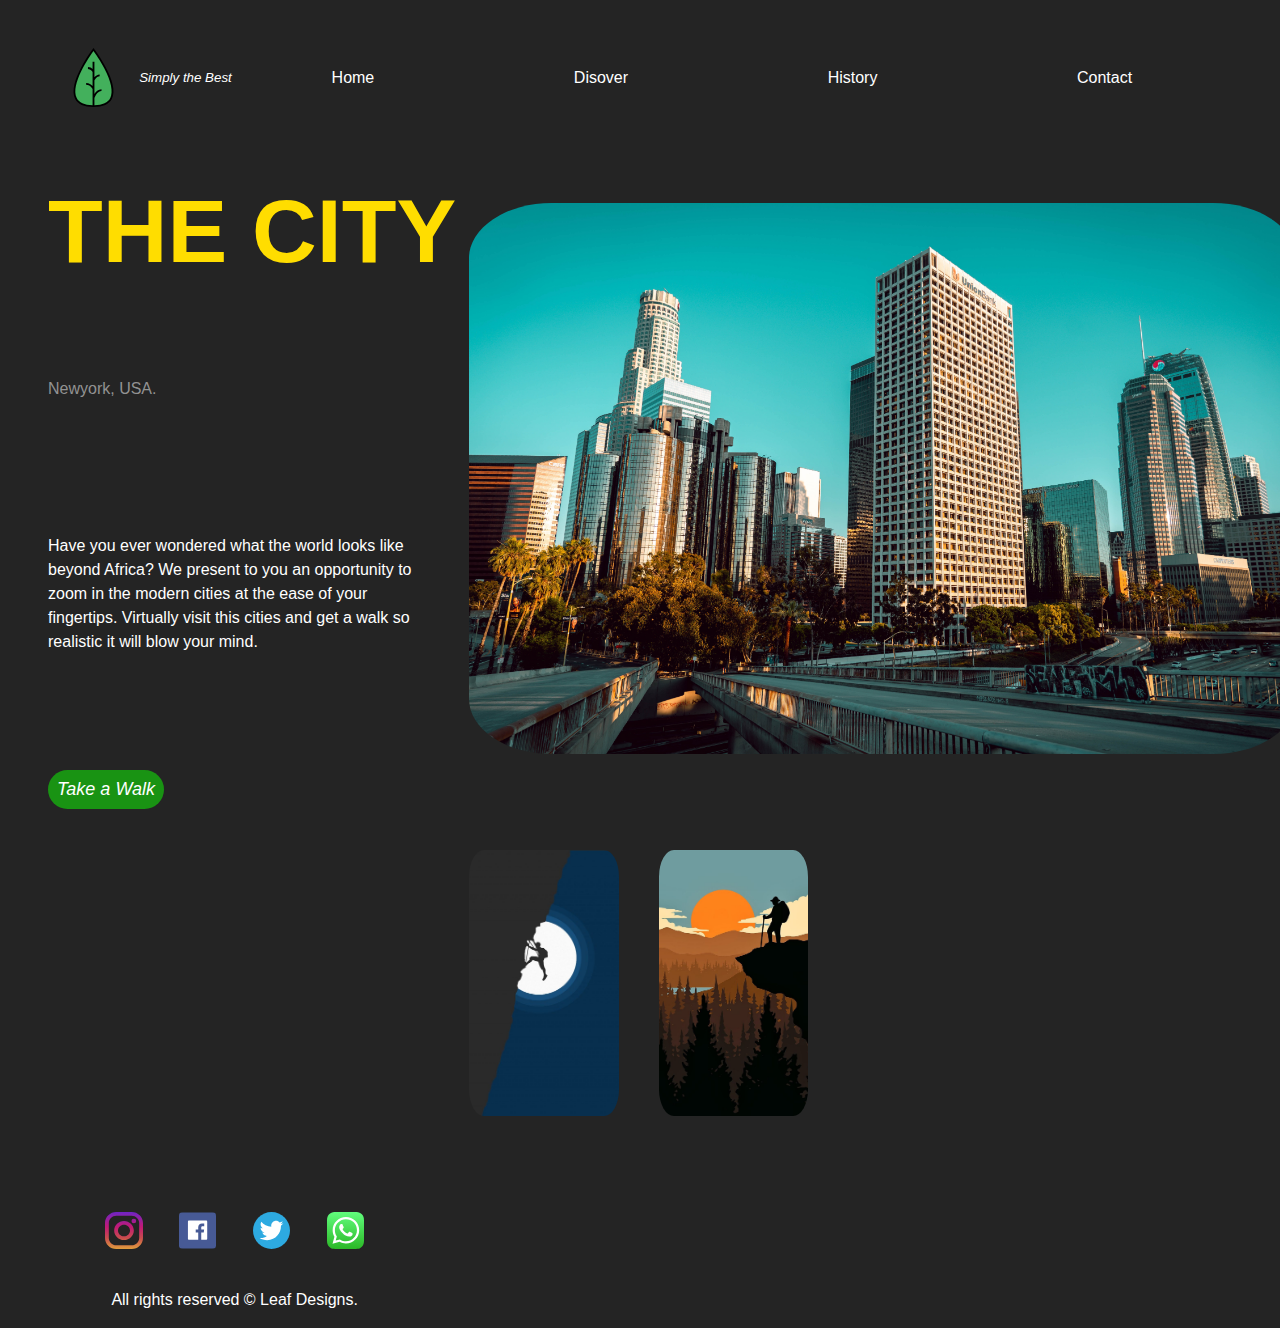
<file: City_landing_page/index.html>
<!DOCTYPE html>
<html lang="en">
<head>
    <meta charset="UTF-8">
    <meta http-equiv="X-UA-Compatible" content="IE=edge">
    <meta name="viewport" content="width=device-width, initial-scale=1.0">
    <link rel="stylesheet" href="./css/styles.css">
    <title>Landing Page</title>
</head>
<body>
    <div class="main-grid">
        <header>
            <img class="logo" src="./images/leaf.svg" alt="company logo"><p class="motto">Simply the Best</p>
            <nav class="nav">
                <a href="#" class="nav__link">Home</a>
                <a href="#" class="nav__link">Disover</a>
                <a href="#" class="nav__link">History</a>
                <a href="#" class="nav__link">Contact</a>
            </nav> 
        </header>
        
        <main>
            <h1 class="title">THE CITY</h1>
            <p class="location">Newyork, USA.</p>
            <img src="./images/building.jpg" alt="" class="primary-image">
            <div class="secondary-images">
                <img src="./images/hill.jpeg" alt="" class="secondary-image">
                <img src="./images/sunset.jpeg" alt="" class="secondary-image">

            </div>
            <p class="description">Have you ever wondered what the world looks like beyond Africa?
                We present to you an opportunity to zoom in the modern cities at the ease of your 
                fingertips. Virtually visit this cities and get a walk so realistic it will blow your 
                mind.

            </p>
            <button class="btn">Take a Walk</button>



        </main>
        <footer>
            <div class="social-links">
                <a href="#" class="social-link" aria-label="instagram"><img src="./images/instagram.svg" alt="instagram" class="social-img"></a>
                <a href="#" class="social-link" aria-label="facebook"><img src="./images/facebook.svg" alt="facebook" class="social-img"></a>
                <a href="#" class="social-link" aria-label="twitter"><img src="./images/twitter.svg" alt="twitter" class="social-img"></a>
                <a href="#" class="social-link" aria-label="whatsapp"><img src="./images/whatsapp.svg" alt="whatsapp" class="social-img"></a>
            </div>

            <p>All rights reserved &copy; Leaf Designs.  </p>
        </footer>



    </div>
    
</body>
</html>
</file>
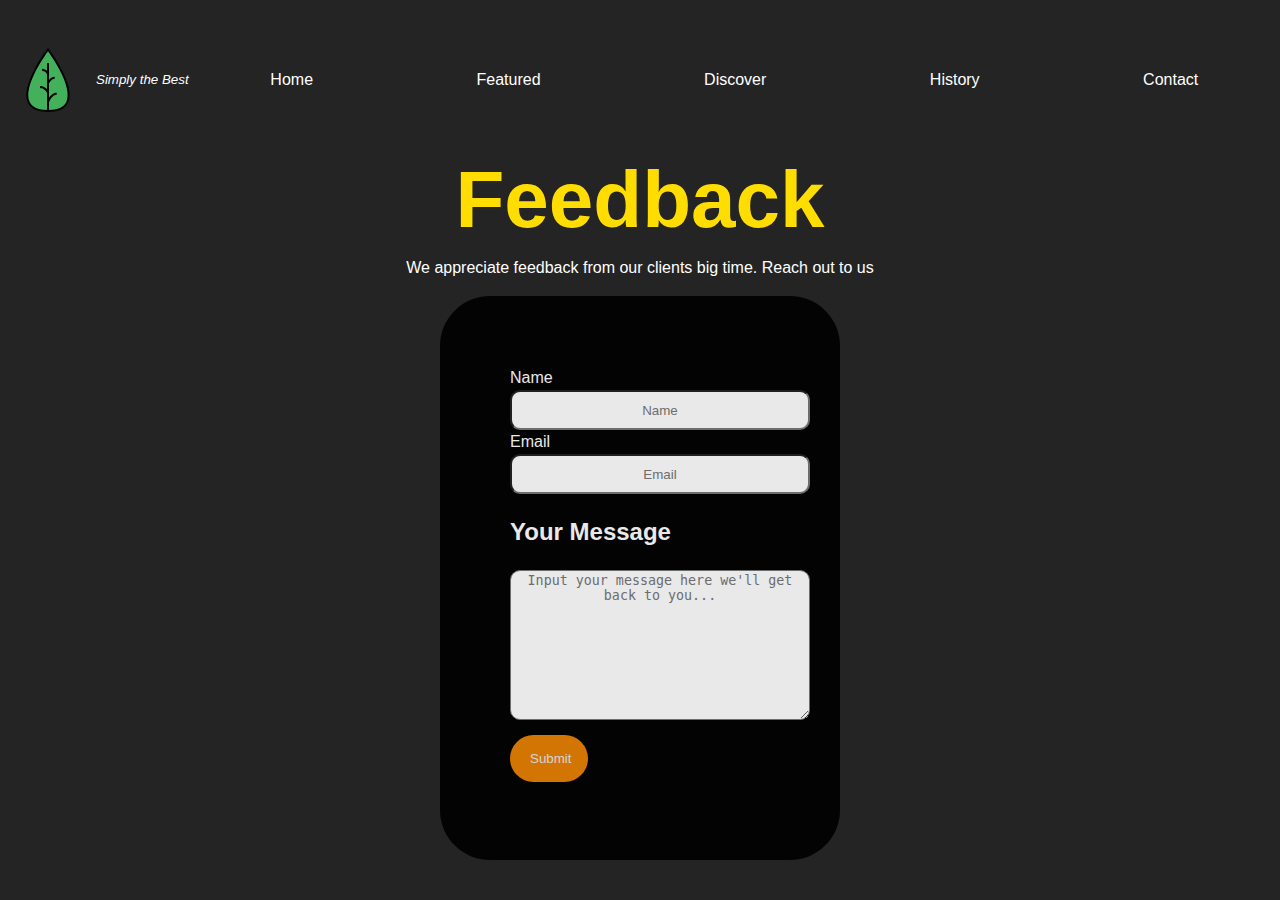
<file: City_landing_page/contact.html>
<!DOCTYPE html>
<html lang="en">
<head>
    <meta charset="UTF-8">
    <meta http-equiv="X-UA-Compatible" content="IE=edge">
    <meta name="viewport" content="width=device-width, initial-scale=1.0">
    <link rel="stylesheet"  href="./css/styles.css">
    <title>Contact</title>
</head>
<body>
   
        <header>
            <img class="logo" src="./images/leaf.svg" alt="company logo"><p class="motto">Simply the Best</p>
            <nav class="nav">
                <a href="index.html" class="nav__link">Home</a>
                <a href="featured.html" class="nav__link">Featured</a>
                <a href="discover.html" class="nav__link">Discover</a>
                <a href="history.html" class="nav__link">History</a>   
                <a href="contact.html" class="nav__link">Contact</a>
            </nav> 
        </header>

        <div>
            <h2 class="feedback">Feedback</h2>
            <p class="info">We appreciate feedback from our clients big time. Reach out to us
            
            </p>
        </div>

        <div class="inputs">
            <label for="name">Name</label>
            <input class="box" id="name" type="text" placeholder="Name" />

            <label for="email" class="box">Email</label>
            <input class="box"  id="email" type="text" placeholder="Email" />
            
            <h2> Your Message</h2> 
            <textarea class="txtarea" id="feedback" placeholder="Input your message here we'll get back to you..."></textarea>
                    <div>
                        <button id="submitButton" type="submit" class="submit">
                            Submit
                        </button>
                    </div>


        </div>
</file>
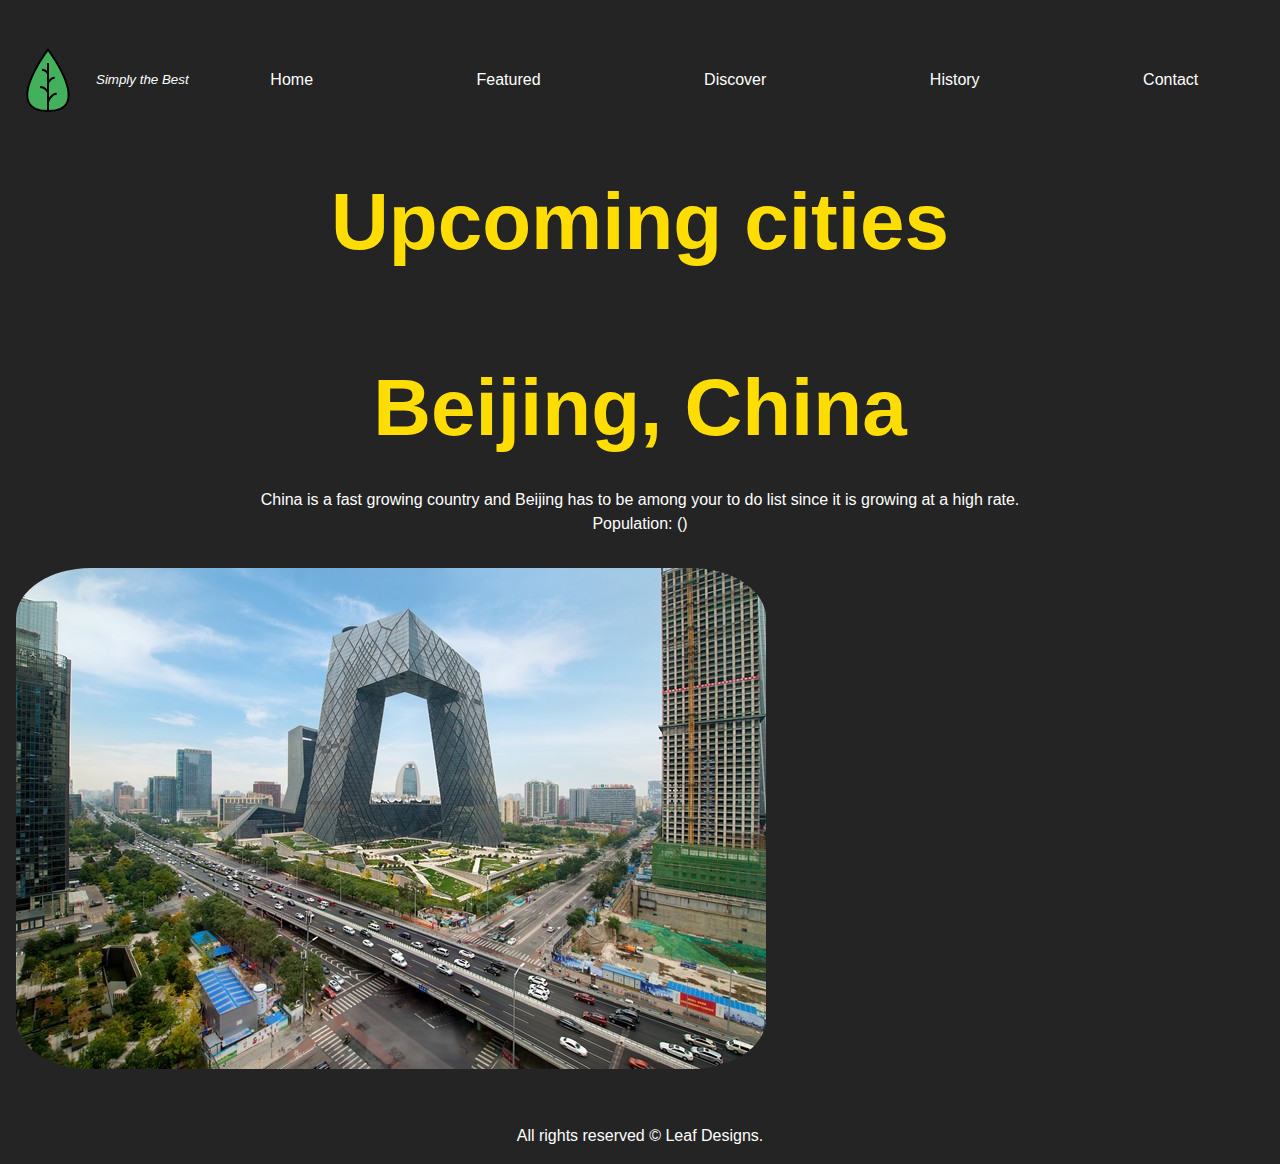
<file: City_landing_page/discover.html>
<!DOCTYPE html>
<html lang="en">
<head>
    <meta charset="UTF-8">
    <meta http-equiv="X-UA-Compatible" content="IE=edge">
    <meta name="viewport" content="width=device-width, initial-scale=1.0">
    <link rel="stylesheet"  href="./css/styles.css">
    <title>Discover</title>
</head>
<body>
   
        <header>
            <img class="logo" src="./images/leaf.svg" alt="company logo"><p class="motto">Simply the Best</p>
            <nav class="nav">
                <a href="index.html" class="nav__link">Home</a>
                <a href="featured.html" class="nav__link">Featured</a>
                <a href="discover.html" class="nav__link">Discover</a>
                <a href="history.html" class="nav__link">History</a>   
                <a href="contact.html" class="nav__link">Contact</a>
            </nav> 
        </header>

        <h1 class="discover">Upcoming cities</h1>
        <h4 class="discover">Beijing, China </h4>
        <p class="info"><br> China is a fast growing country and Beijing has to be among your to do list since it is growing at a high rate.

            <br>
            Population: () 
        </p>
        <img src="./images/Beijing, China.jpg" alt="" class="image">





        <footer>
            <p>All rights reserved &copy; Leaf Designs.  </p>
        </footer>

</body>
</html>
</file>
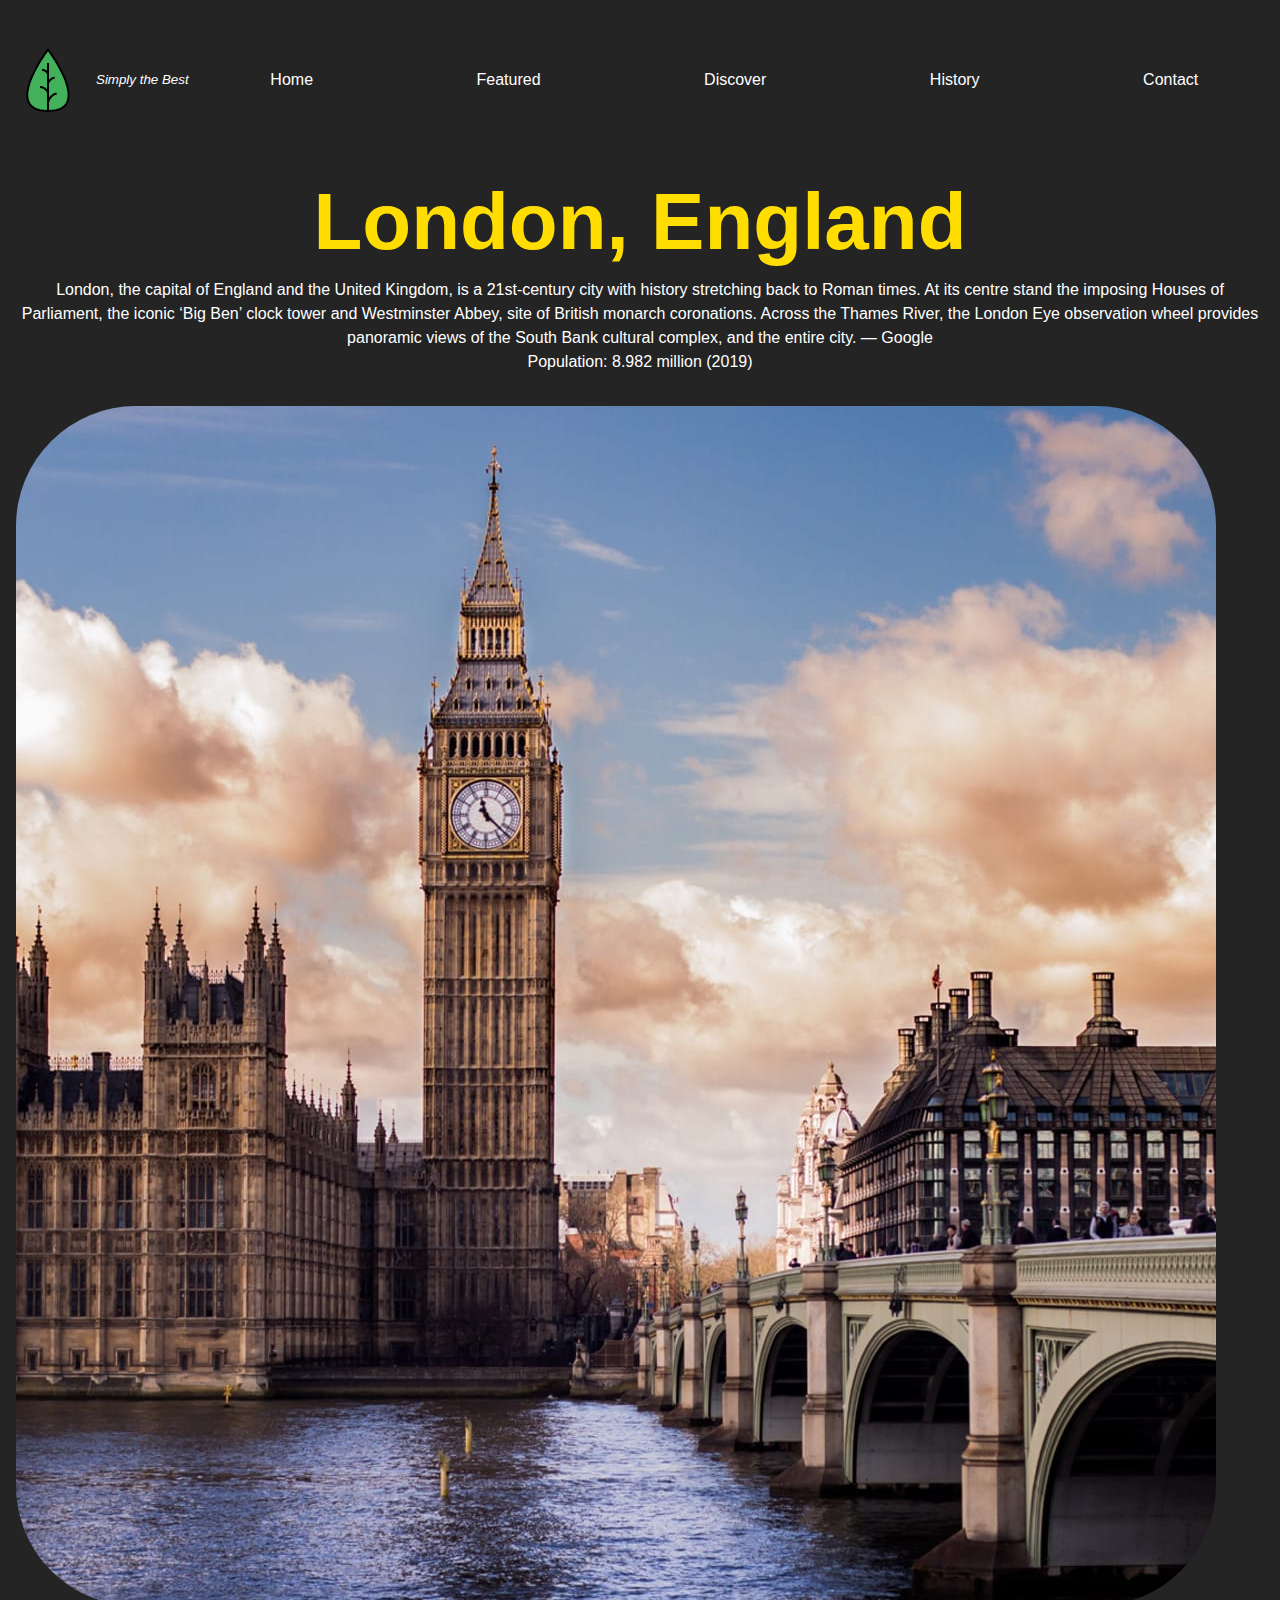
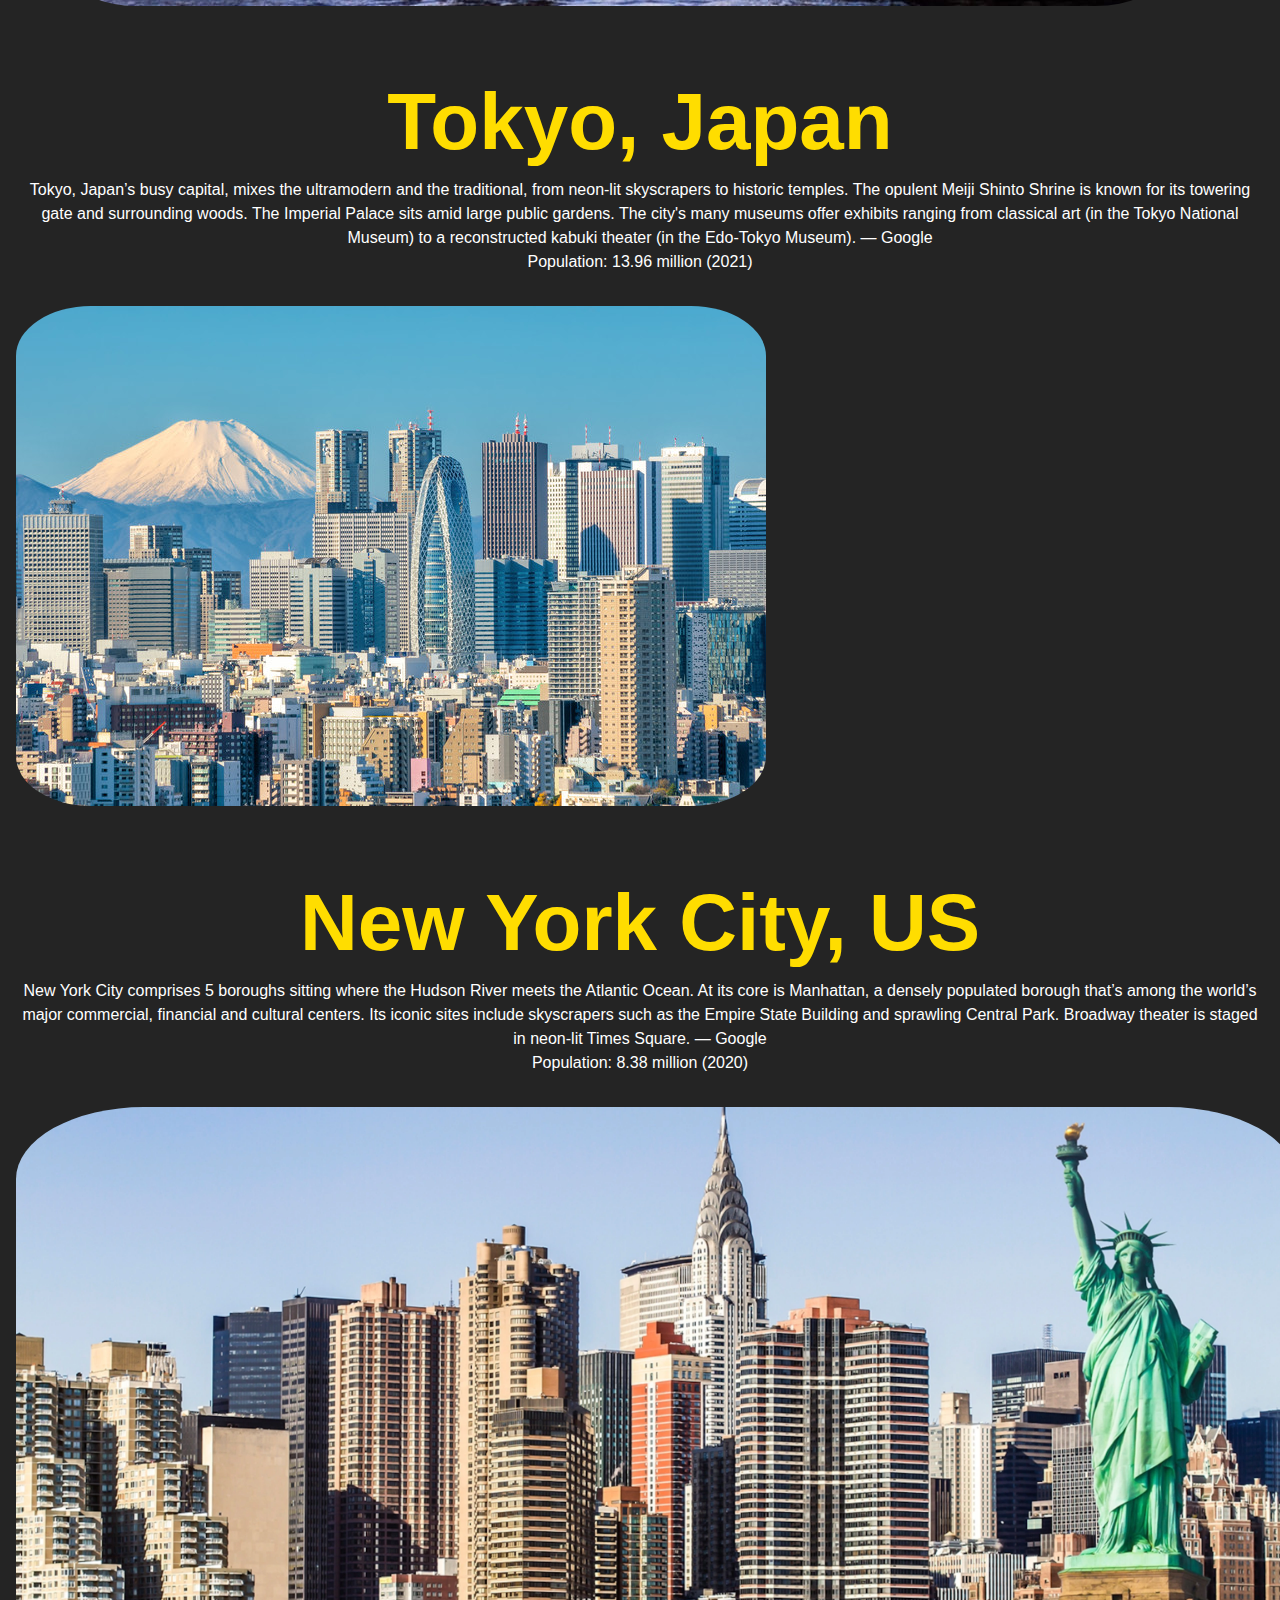
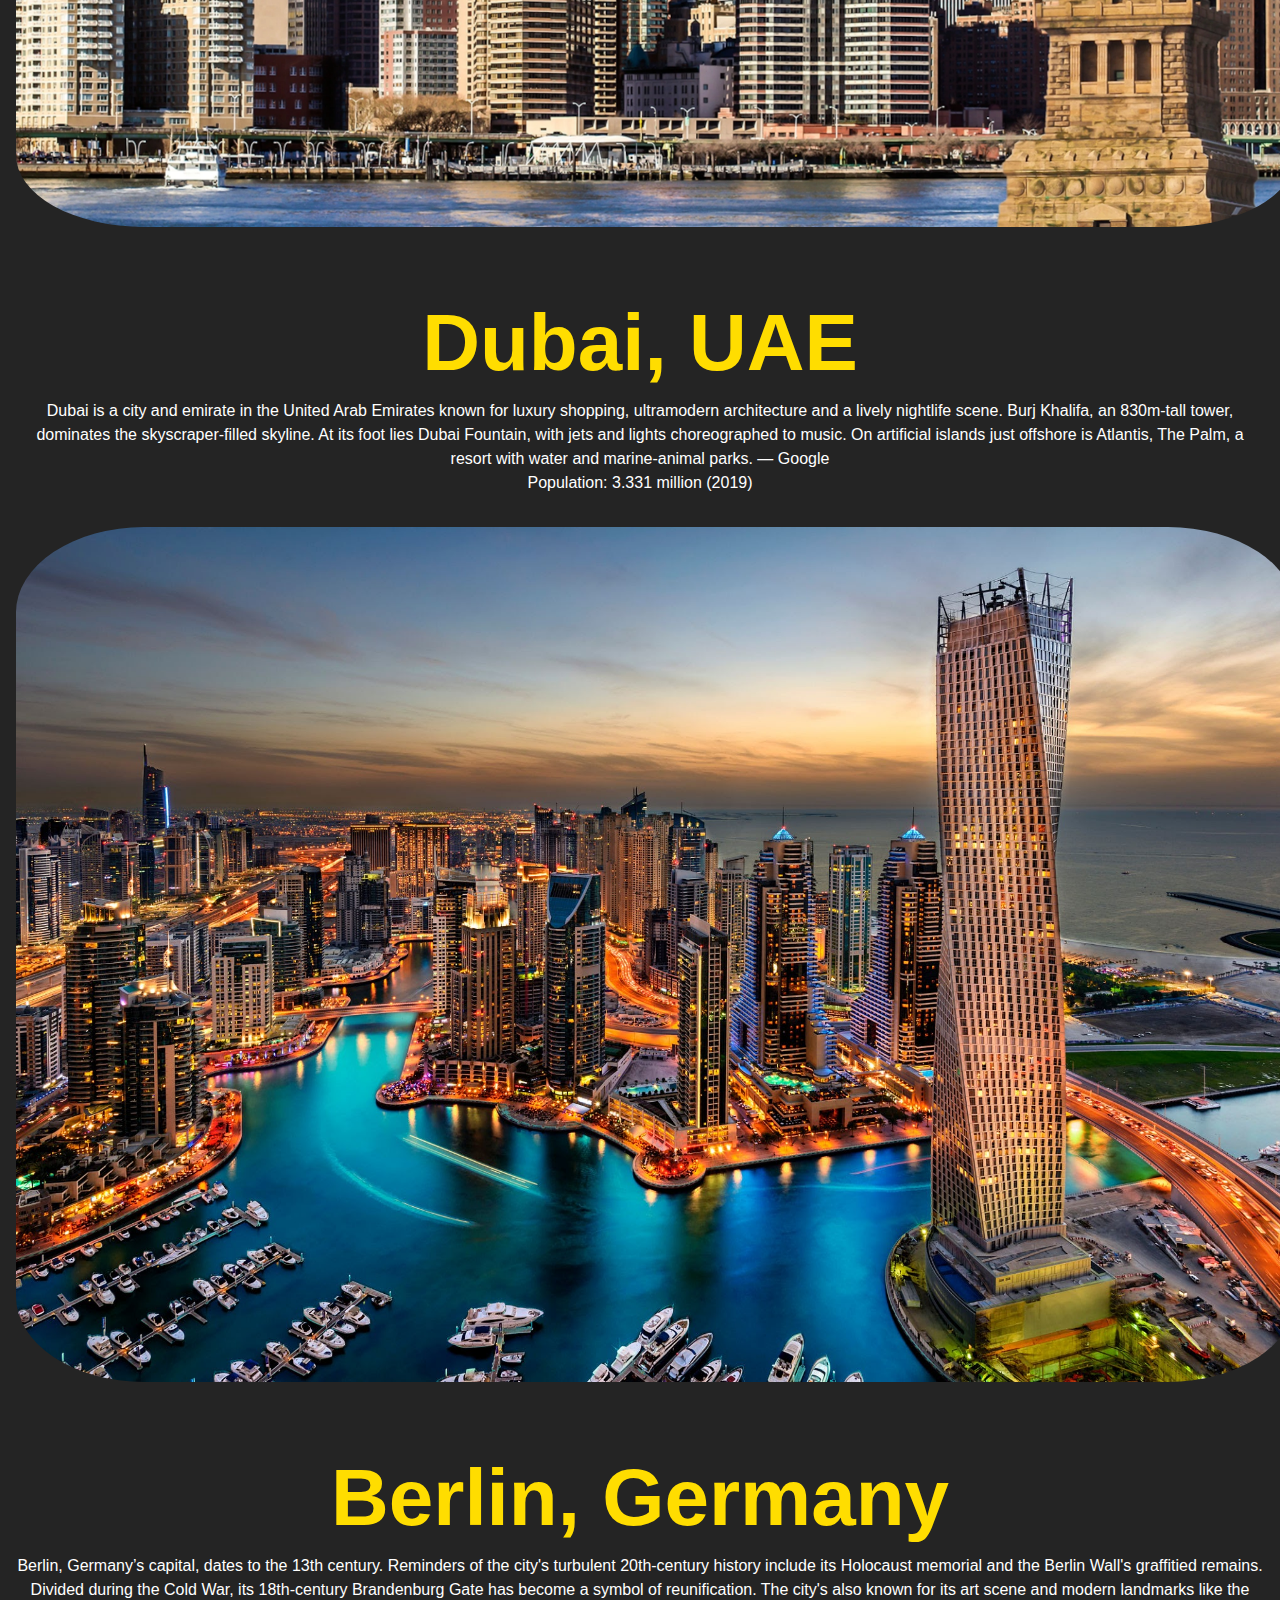
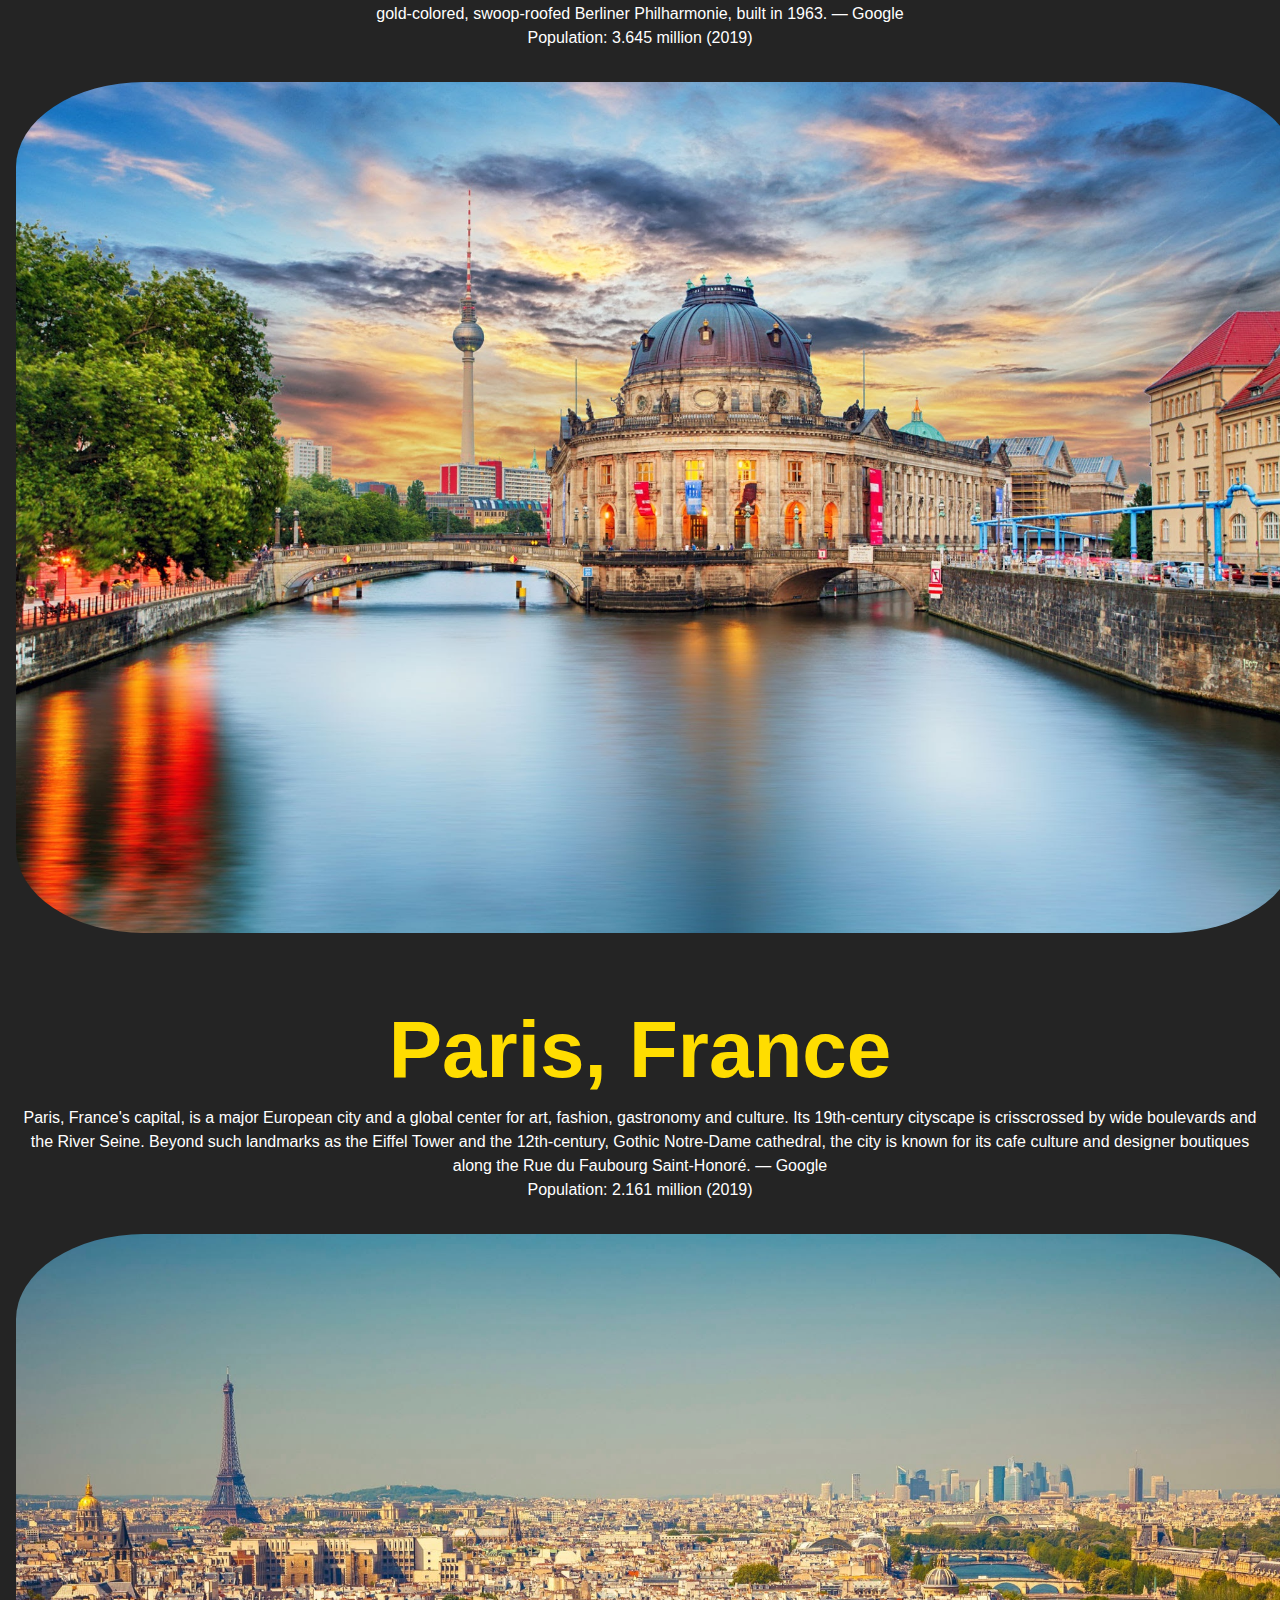
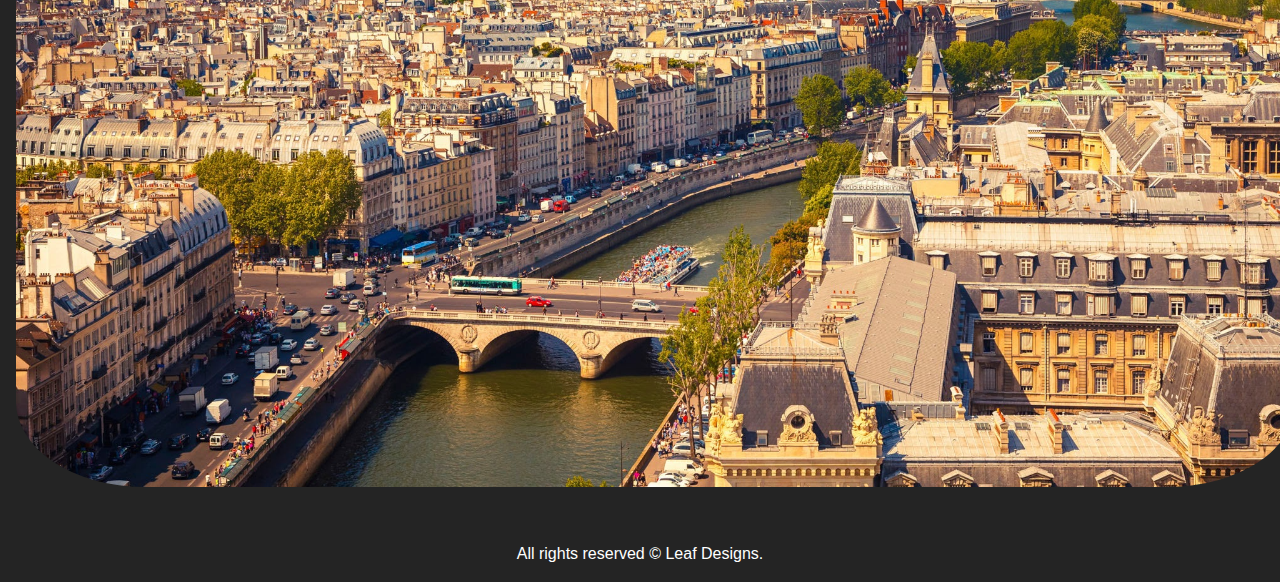
<file: City_landing_page/featured.html>
<!DOCTYPE html>
<html lang="en">
<head>
    <meta charset="UTF-8">
    <meta http-equiv="X-UA-Compatible" content="IE=edge">
    <meta name="viewport" content="width=device-width, initial-scale=1.0">
    <link rel="stylesheet"  href="./css/styles.css">
    <title>Featured</title>
</head>
<body>
   
        <header>
            <img class="logo" src="./images/leaf.svg" alt="company logo"><p class="motto">Simply the Best</p>
            <nav class="nav">
                <a href="index.html" class="nav__link">Home</a>
                <a href="featured.html" class="nav__link">Featured</a>
                <a href="discover.html" class="nav__link">Discover</a>
                <a href="#" class="nav__link">History</a>   
                <a href="#" class="nav__link">Contact</a>
            </nav> 
        </header>
  
    <div>

        <h1 class="featured">London, England</h1>
        <p class="info">London, the capital of England and the United Kingdom, is a 21st-century city with history stretching back to Roman times.
             At its centre stand the imposing Houses of Parliament, the iconic ‘Big Ben’ clock tower and Westminster Abbey, site of British monarch coronations. 
            Across the Thames River, the London Eye observation wheel provides panoramic views of the South Bank cultural complex, and the entire city. ― Google <br>
            Population: 8.982 million (2019)
        
        </p>
        <img src="./images/London, Uk.jpg" alt="" class="image">

        <h1 class="featured">Tokyo, Japan</h1>
        <p class="info">Tokyo, Japan’s busy capital, mixes the ultramodern and the traditional, from neon-lit skyscrapers to historic temples. The opulent Meiji Shinto Shrine is known for its towering gate and surrounding woods. The Imperial Palace sits amid large public gardens. 
            The city's many museums offer exhibits ranging from classical art (in the Tokyo National Museum) to a reconstructed kabuki theater (in the Edo-Tokyo Museum). ― Google <br>
            Population: 13.96 million (2021)
        </p>
        <img src="./images/Tokyo,Japan.jpg" alt="" class="image">

        <h1 class="featured">New York City, US</h1>
        <p class="info">New York City comprises 5 boroughs sitting where the Hudson River meets the Atlantic Ocean. At its core is Manhattan, a densely populated borough that’s among the world’s major commercial, financial and cultural centers. 
            Its iconic sites include skyscrapers such as the Empire State Building and sprawling Central Park. Broadway theater is staged in neon-lit Times Square. ― Google <br>
            Population: 8.38 million (2020)
        </p>
        <img src="./images/NY, USA.webp" alt="" class="image">

        <h1 class="featured">Dubai, UAE</h1>
        <p class="info">Dubai is a city and emirate in the United Arab Emirates known for luxury shopping, ultramodern architecture and a lively nightlife scene. Burj Khalifa, an 830m-tall tower, 
            dominates the skyscraper-filled skyline. At its foot lies Dubai Fountain, with jets and lights choreographed to music. On artificial islands just offshore is Atlantis, The Palm, a resort with water and marine-animal parks. ― Google <br>
            Population: 3.331 million (2019)
        </p>
        <img src="./images/Dubai, UAE.jpeg" alt="" class="image">

        <h1 class="featured">Berlin, Germany</h1>
        <p class="info">Berlin, Germany’s capital, dates to the 13th century. Reminders of the city's turbulent 20th-century history include its Holocaust memorial and the Berlin Wall's graffitied remains. Divided during the Cold War, its 18th-century Brandenburg Gate has become a symbol of reunification. The city's also known for its art scene and modern landmarks like the gold-colored, swoop-roofed Berliner Philharmonie, built in 1963. ― Google

            <br>
            Population: 3.645 million (2019) 
        </p>
        <img src="./images/Berlin, Germany.jpeg" alt="" class="image">

        <h1 class="featured">Paris, France</h1>
        <p class="info">Paris, France's capital, is a major European city and a global center for art, fashion, gastronomy and culture. Its 19th-century cityscape is crisscrossed by wide boulevards and the River Seine. Beyond such landmarks as the Eiffel Tower and the 12th-century, Gothic Notre-Dame cathedral, the city is known for its cafe culture and designer boutiques along the Rue du Faubourg Saint-Honoré. ― Google
            <br>
            Population: 2.161 million (2019) 
        </p>
        <img src="./images/Paris, France.jpeg" alt="" class="image">

    </div>
    <footer>

        <p>All rights reserved &copy; Leaf Designs.  </p>
    </footer>

    
    
</body>
</html>
</file>
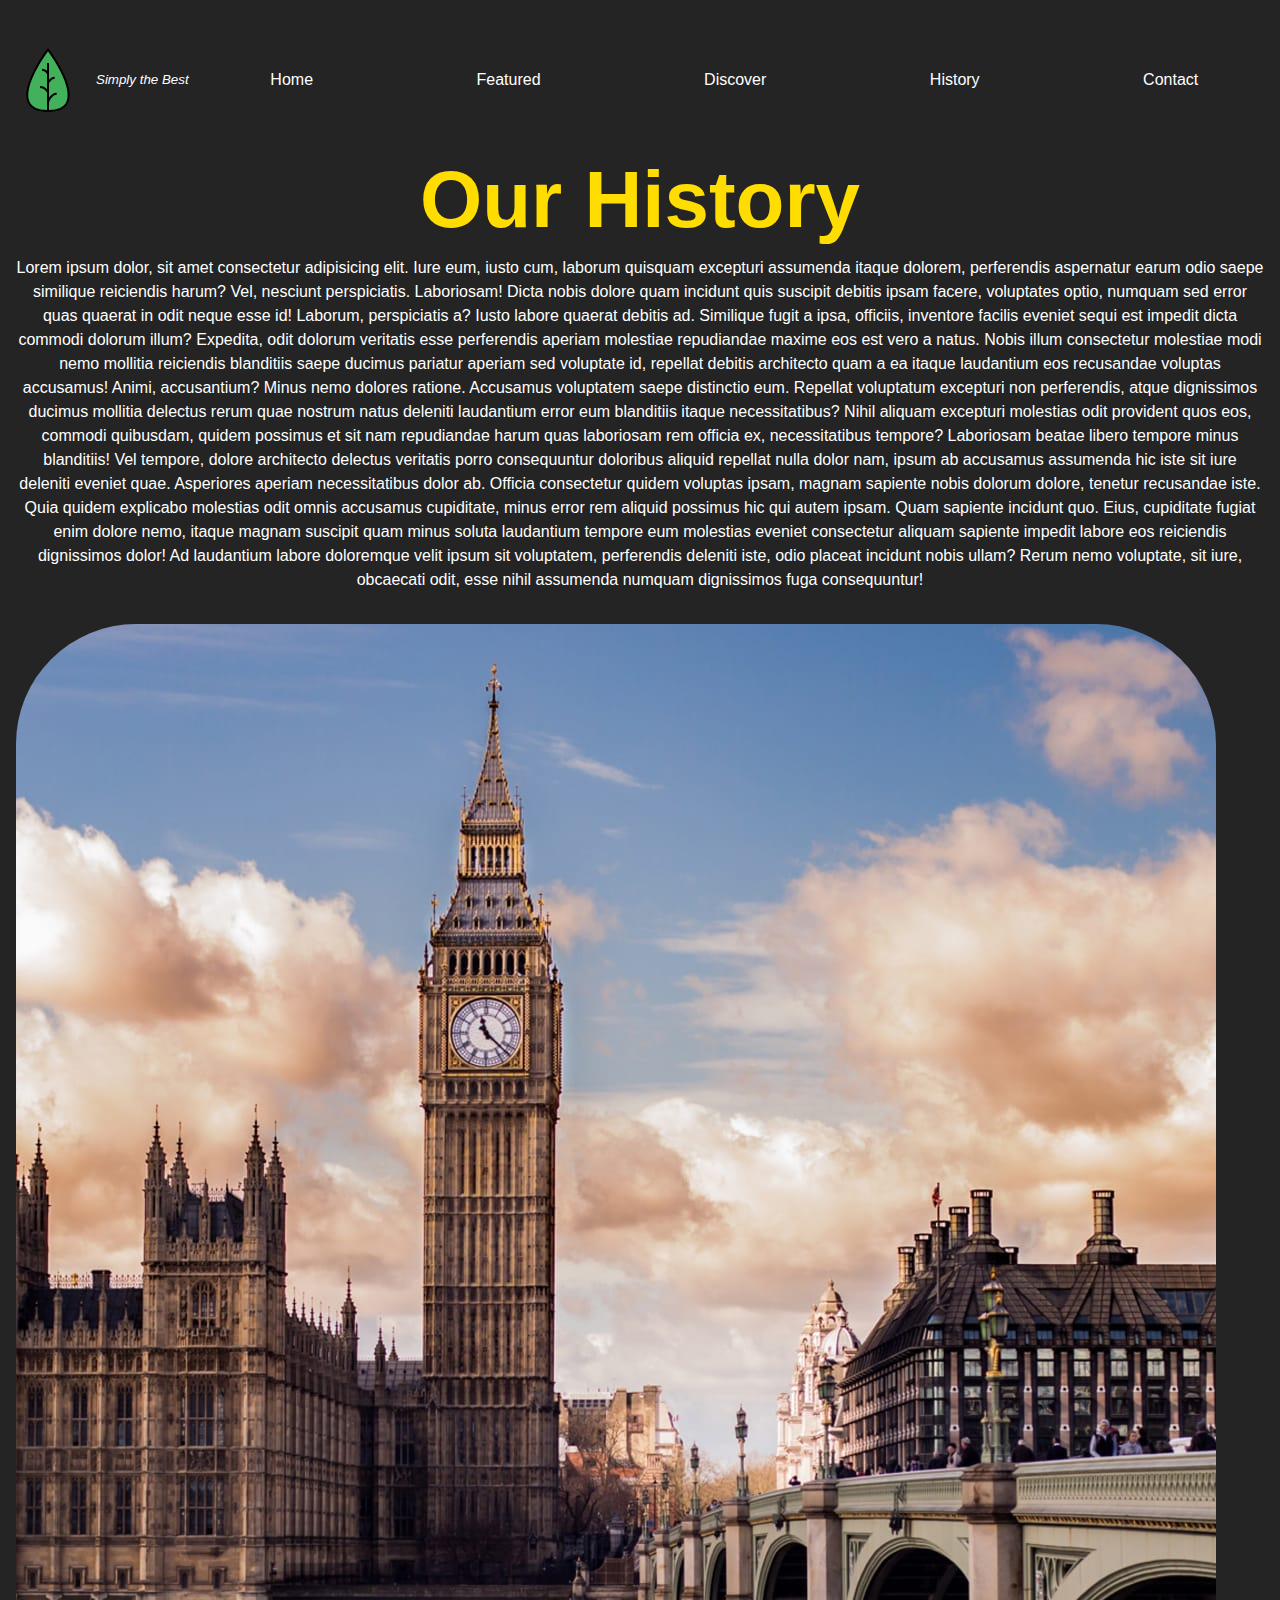
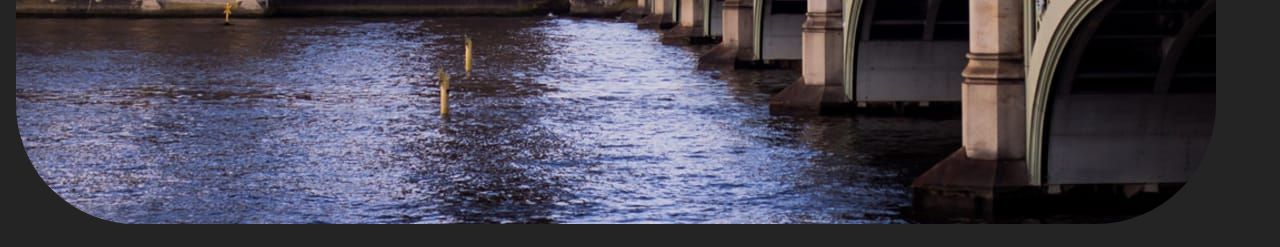
<file: City_landing_page/history.html>
<!DOCTYPE html>
<html lang="en">
<head>
    <meta charset="UTF-8">
    <meta http-equiv="X-UA-Compatible" content="IE=edge">
    <meta name="viewport" content="width=device-width, initial-scale=1.0">
    <link rel="stylesheet"  href="./css/styles.css">
    <title>History</title>
</head>
<body>
   
        <header>
            <img class="logo" src="./images/leaf.svg" alt="company logo"><p class="motto">Simply the Best</p>
            <nav class="nav">
                <a href="index.html" class="nav__link">Home</a>
                <a href="featured.html" class="nav__link">Featured</a>
                <a href="discover.html" class="nav__link">Discover</a>
                <a href="history.html" class="nav__link">History</a>   
                <a href="contact.html" class="nav__link">Contact</a>
            </nav> 
        </header>

        <h1 class="history">Our History</h1>
        <p class="info">Lorem ipsum dolor, sit amet consectetur adipisicing elit. Iure eum, iusto cum, laborum quisquam excepturi assumenda itaque dolorem, perferendis aspernatur earum odio saepe similique reiciendis harum? Vel, nesciunt perspiciatis. Laboriosam!
        Dicta nobis dolore quam incidunt quis suscipit debitis ipsam facere, voluptates optio, numquam sed error quas quaerat in odit neque esse id! Laborum, perspiciatis a? Iusto labore quaerat debitis ad.
        Similique fugit a ipsa, officiis, inventore facilis eveniet sequi est impedit dicta commodi dolorum illum? Expedita, odit dolorum veritatis esse perferendis aperiam molestiae repudiandae maxime eos est vero a natus.
        Nobis illum consectetur molestiae modi nemo mollitia reiciendis blanditiis saepe ducimus pariatur aperiam sed voluptate id, repellat debitis architecto quam a ea itaque laudantium eos recusandae voluptas accusamus! Animi, accusantium?
        Minus nemo dolores ratione. Accusamus voluptatem saepe distinctio eum. Repellat voluptatum excepturi non perferendis, atque dignissimos ducimus mollitia delectus rerum quae nostrum natus deleniti laudantium error eum blanditiis itaque necessitatibus?
        Nihil aliquam excepturi molestias odit provident quos eos, commodi quibusdam, quidem possimus et sit nam repudiandae harum quas laboriosam rem officia ex, necessitatibus tempore? Laboriosam beatae libero tempore minus blanditiis!
        Vel tempore, dolore architecto delectus veritatis porro consequuntur doloribus aliquid repellat nulla dolor nam, ipsum ab accusamus assumenda hic iste sit iure deleniti eveniet quae. Asperiores aperiam necessitatibus dolor ab.
        Officia consectetur quidem voluptas ipsam, magnam sapiente nobis dolorum dolore, tenetur recusandae iste. Quia quidem explicabo molestias odit omnis accusamus cupiditate, minus error rem aliquid possimus hic qui autem ipsam.
        Quam sapiente incidunt quo. Eius, cupiditate fugiat enim dolore nemo, itaque magnam suscipit quam minus soluta laudantium tempore eum molestias eveniet consectetur aliquam sapiente impedit labore eos reiciendis dignissimos dolor!
        Ad laudantium labore doloremque velit ipsum sit voluptatem, perferendis deleniti iste, odio placeat incidunt nobis ullam? Rerum nemo voluptate, sit iure, obcaecati odit, esse nihil assumenda numquam dignissimos fuga consequuntur!

        
        </p>
        <img src="./images/London, Uk.jpg" alt="" class="image">


</body>
</html>
</file>
<file: City_landing_page/css/styles.css>
*,
*::before,
*::after {
    box-sizing: border-box;
}

:root {
    --clr-icons: #929292;
    --clr-text: #fff;
    --clr-bg-dark: #242424;
    --clr-bg-light: #3b3b3b;
    --clr-accent: #ffdd00;
    --clr-nat: rgb(25, 147, 19);

}

body{
    margin: 1em;
    background-color: var(--clr-bg-dark);
    color: var(--clr-text);
    line-height: 1.5;
    font-family: sans-serif;

}

.logo{
    max-width: 5%;
}

.motto{
    font-style: italic;
    font-size: smaller;
}
img {
    max-width: 100%;
    margin: 1em;
    border-radius: 10%;
}
.btn{
    cursor: pointer;
    border: 0;
    background: var(--clr-nat);
    color: var(--clr-text);
    font-size: 1.125rem;
    padding: 0.5em;
    position: relative;
    font-style: italic;
    border-radius: 50px;
    align-self: start;
    justify-self: start;
}
.social-img{
    max-width: 10%;
    gap: 2;
    justify-content: space-around;
}


.btn:hover {
    background-color: greenyellow;
    color: #000;
    font-style: italic;
}

.title {
    color: var(--clr-accent);
    text-transform: uppercase;
    margin: 0;
    line-height: 1;
    font-size: clamp(3rem, 7vw, 10rem);

}



.history, .featured, .feedback, .discover {
    color: var(--clr-accent);
    margin-top: 1;
    margin-bottom: 0;
    line-height: 1;
    font-size: 5rem;
    text-align: center;
}
.info {
    margin: 1em;
    text-align: center;
}


.location{
    color: var(--clr-icons);
    margin: 0;
    font-size: 1rem;
    margin-bottom: 1em;
}

header {
    display: flex;
    align-items: center;
    margin: 2em 0;
}


.nav{
    flex-grow: 1;
    display: flex;
    justify-content: space-around;
}

.nav__link:hover,
.nav__link:focus {
    color: var(--clr-accent);
}

.nav__link {
    color: var(--clr-text);
    text-transform: capitalize;
    text-decoration: none;
}

.secondary-images {
    display: flex;
    gap: 0.5em;
    max-width: 40%;
}
footer {
    margin-top: 2em;
    text-align: center;
}

.social-link:hover,
.social-link:focus {
    opacity: 0.5;
}
.inputs {
    padding: 70px; 
    align-items: center;
    justify-content: center;
    color: rgb(0, 0, 0);
    width: 400px;
    margin-left: auto;
    margin-right: auto;
    color: white;
    background-color: black;
    opacity: 0.9;
    border-radius: 50px;
}
.submit{
    background-color: darkorange;
    color: white;
    padding: 16px 20px;
    margin: 8px 0;
    border: none;
    cursor: pointer;
    width: 30%;
    opacity: 0.9;
    border-radius: 50px;
    align-self: start;
    justify-self: start;

}
.txtarea{
    height: 150px;
    width: 300px;
    border-radius: 10px;
    text-align: center;
}
.box{
    height: 40px;
    width: 300px;
    border-radius: 10px;
    text-align: center;
}

@media (min-width:800px){
    body {
        margin: 0;
    }
    .main-grid {

        display: grid;
        grid-template-columns:
         minmax(1em, 1fr) 
         repeat(3, minmax(10rem, 30rem))
         minmax(1em, 1fr);

        gap: 2em;
    }
    header {
        grid-column: 2 / 5;

    }
    main{
        grid-column: 2 / -1;
        display: grid;
        grid-template-columns: subgrid;
        grid-auto-flow: dense;

    }

    main::after {
        content: "";
        position: absolute;
        
        top: 0;
        bottom: 0;
        left: 0;
        right: 0;
        grid-column: 3/4;
        z-index: -10;
    }
    .title {
        grid-column: 1 / 3;
        grid-row: 1;
    }
    .history {
        color: var(--clr-accent);
        margin: 0;
        line-height: 1;
        font-size: 5rem;

    }
    .feedback {
        color: var(--clr-accent);
        margin: 0;
        line-height: 1;
        font-size: 5rem;
    }

    .location,
    .description {
        grid-column: 1 / 2;
    }


    .primary-image {
        grid-column: 2 / -1;
        grid-row: 1 / 4;
        z-index: -1;
    }

    .secondary-images {
        grid-column: 2 / 3;
        margin-top: 4em;

    }


    footer {
        grid-column: 2 /3;
        text-align: center;
    }
    
    

}
</file>
